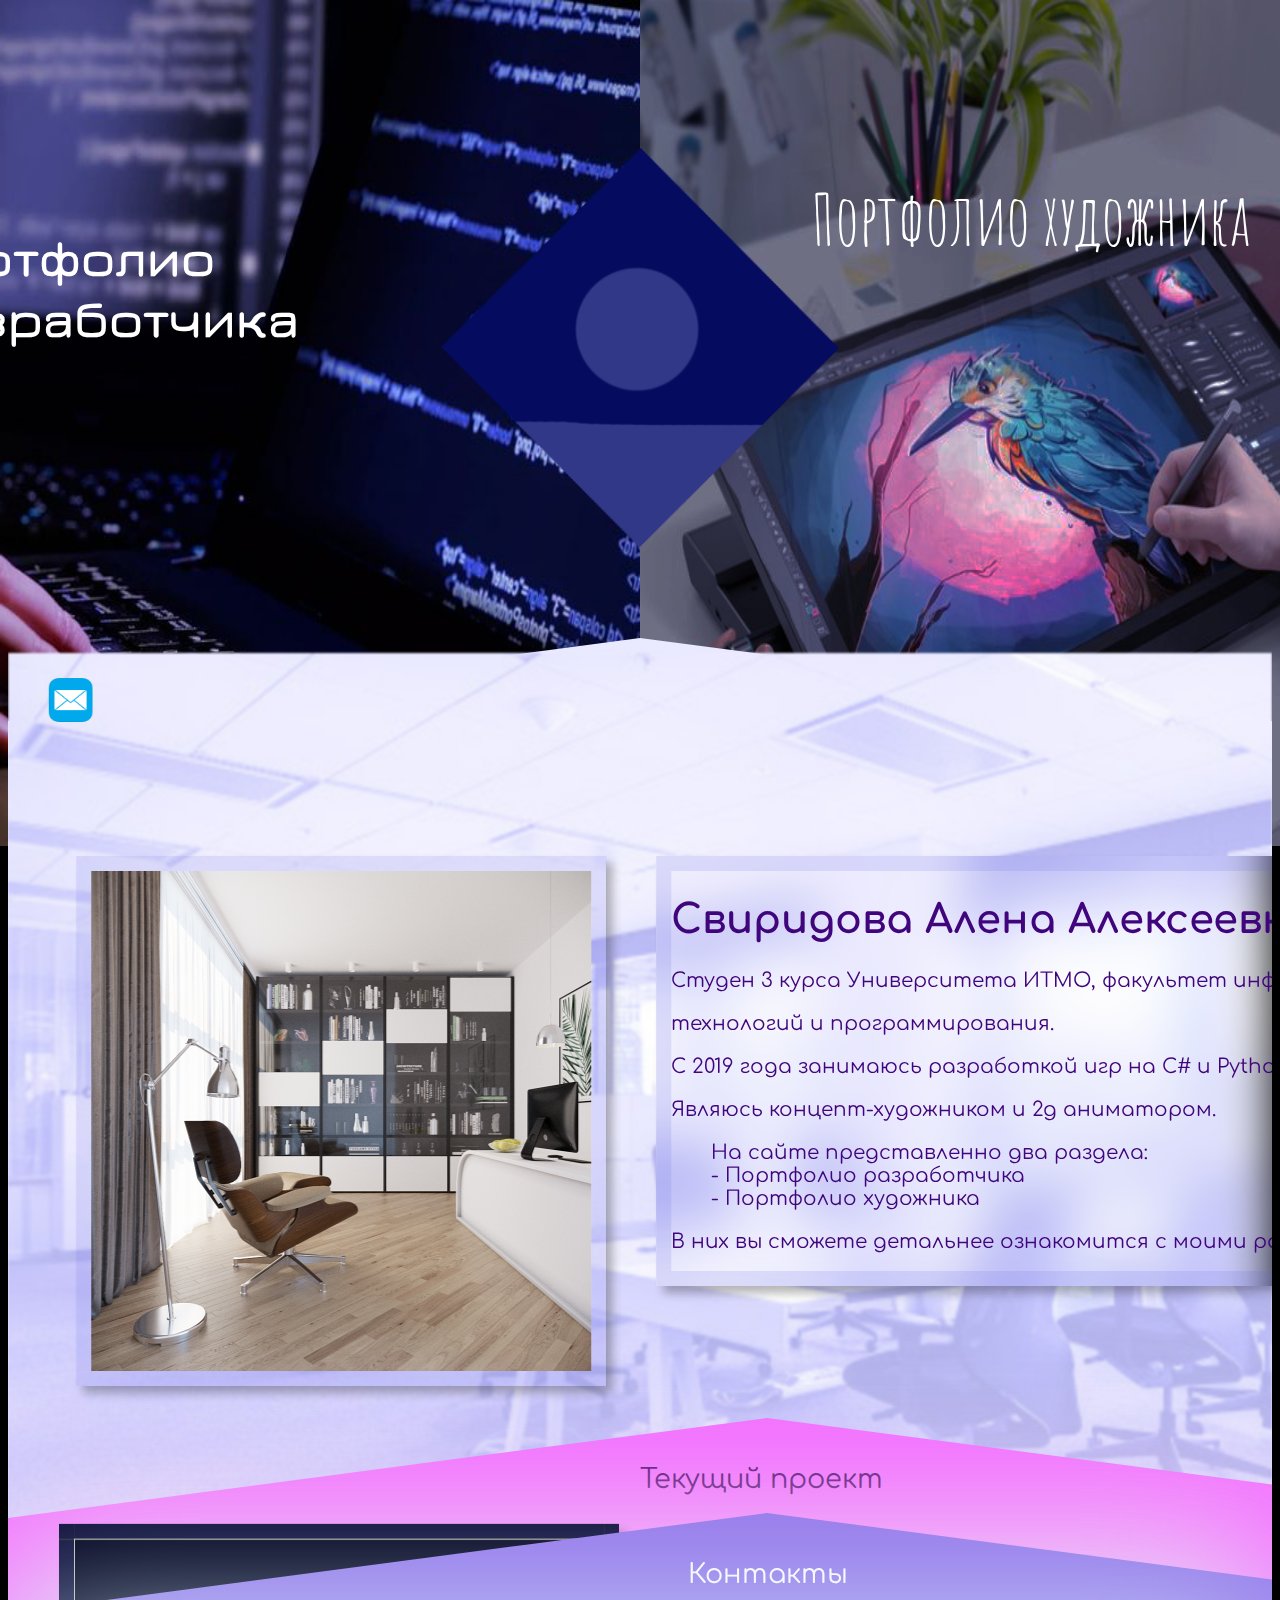
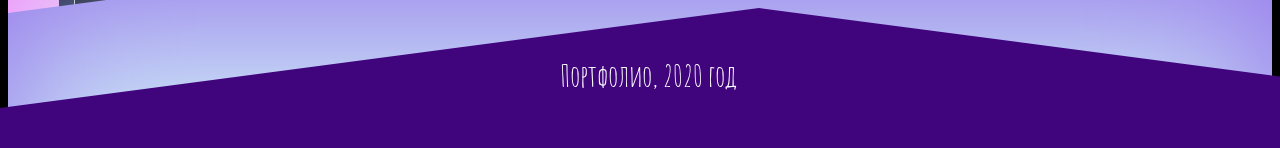
<file: web/index.html>
<!DOCTYPE html>
<html lang="ru">
<head>
    <meta charset="UTF-8">
    <link rel="stylesheet" href="assets/css/style.css">
    <script src='https://ajax.googleapis.com/ajax/libs/jquery/3.2.1/jquery.min.js'></script>
    <title>Alena Sviridova M3305</title>
    <meta name="keywords" charset="Портфолио, разработчик, художник, проект">
    <meta name="description" content="Портфолио разработчика и учебный проект 2020 года.">
</head>

<body>

<!--шапка, заголовки-->
<div class="container">
    <header class="site-header">
        <h1>Программист-студент</h1>
        <p>Алена Свиридова</p>
    </header>
</div>

<!--главное наполнение-->
<main>

    <div class="lab6 button-con-active-lab6">
        <img class="button-con-lab6" src="assets/images/contact.png">
        <div class="text-con-lab6">
        <a href="https://vk.com/id95074944"><P><img class="foto-for-3p" src="assets/images/vk.png" width="40" height="40">VK</P></a>
        <a href="https://github.com/Selhon"><P><img class="foto-for-3p" src="assets/images/GitHub.png" width="40" height="40">GitHub</P></a>
        </div>
    </div>


    <img class="foto" src="assets/images/myFotoTEST.png" height="400" width="400"/>
    <nav>
        <a href=""><img class="jump-button-prog pass-button-prog" src="assets/images/12.png"/>
            <h1 class="text-button-prog"><li type="none">Портфолио разработчика</li><li type="none">ПО</li></h1></a>
        <a href=""><img class="jump-button-artist pass-button-art pass-button-art-z" src="assets/images/13.png"/>
            <div class="text-button-artist">Портфолио художника</div></a>
    </nav>

    <div class="wr">
        <div class="bookmark-greeting">
            <div class="triangle-greeting"></div>
            <div class="triangle-text-greeting">Краткое содержание</div>
            <div class="rectangle-greeting"></div>
        </div>
        <!--<section class="window-content"></section>-->
        <img class="window-content" src="assets/images/143.jpg">
        <div class="pos">
        <img class="foto-for-1p" src="assets/images/fotoFor1p.jpg">
            <div class="text-window-content"><P><H1>Свиридова Алена Алексеевна</H1></P>
            <P>Студен 3 курса Университета ИТМО, факультет информационных</P>
                <P>технологий и программирования.</P>
                <P> С 2019 года занимаюсь разработкой игр на С# и Python3.</P>
                <P> Являюсь концепт-художником и 2д аниматором.</P>
            <ul>На сайте представленно два раздела:
                <li>- Портфолио разработчика</li>
                <li>- Портфолио художника</li></ul>
                В них вы сможете детальнее ознакомится с моими работами.</div></div>


    <div class="bookmark-project active-project">
        <div class="triangle-project" ></div>
        <div class="triangle-text-project">Текущий проект</div>
        <div class="rectangle-project"></div>
    </div>
    <section class="window-content-project active-window-project"></section>
        <div class="pos-pj active-pos-pj">
            <img class="foto-for-2p slide-foto-1">
            <div class="text-window-content-pj">
                <P><H1>Space life</H1></P><br>
                <P>На данный момент ведется работа над инди-проектом «Space life».</P>
                <P>Программная и графическая части реализовываются моими силами.</P>
                <P>Это детективная аркада для мобильных устройств на Android, </P>
                <P>собранная на движке Unity. Кат-сцены созданы с помощью Adobe</P>
                <P>Photoshop и DaVinci Resolve.</P>
                <P>Сюжет ведется от лица космонавта, занимающегося подготовкой</P>
                <P>планет для колонизации. Штаб отправляет его по маршруту недавно</P>
                <P>исчезнувшего работника, чтобы выяснить что случилось с пропавшим</P>
                <P>и параллельно выполнить за него озеленение планет. Если игрок достаточно внимателен к деталям, он сможет узнать</P>
                <P>грязные и трагичные подробности жизни тех, руками кого ведется покорение космоса. И на фоне этих людей прийти к</P>
                <P>самому главному для себя вопросу: "А кто находится под скафандром что я ношу?"</P>
            </div>
        </div>

    <div class="bookmark-contacts active-contacts">
        <div class="triangle-contacts"></div>
        <div class="triangle-text-contacts">Контакты</div>
        <div class="rectangle-contacts"></div>
    </div>
    <section class="window-content-contacts active-window-contacts">
    </section>
        <div class="pos-con active-pos-con">
            <div class="pos-con1">
                    <ul class="text-window-content-con">
                        <img class="foto-for-3p" src="assets/images/num.png" width="45" height="45"><li>+7 902 411 41 02</li>
                        <img class="foto-for-3p" src="assets/images/mail.png" width="40" height="40"><li>svirel2000@mail.ru</li>
                        <a href="https://vk.com/id95074944"><img class="foto-for-3p" src="assets/images/vk.png" width="40" height="40"><li>https://vk.com/id95074944</li></a>
                        <a href="https://github.com/Selhon"><img class="foto-for-3p" src="assets/images/GitHub.png" width="40" height="40"><li>https://github.com/Selhon</li></a>
                    </ul>
            </div>
            <div>
                    <ul class="text-window-content-con2">
                        <li><H3>Адрес:</H3></li>
                        <li>Россия</li>
                        <li>Ленинградская обл.</li>
                        <li>Санкт-Петербург</li>
                        <li>Вяземский переулок, 5-7</li>
                        <li>197022</li>
                    </ul>
            </div>
        </div>
    </div>
</main>


<!--/*подвал*/-->
<footer>
    <section class="triangle-footer">
    </section>
    <section class="rectangle-footer">
    </section>
    <div class="text-footer">Портфолио, <time datetime="2020-10">2020 год</time></div>
</footer>

<script src="animationActivation.js"></script>
</body>
</html>
</file>
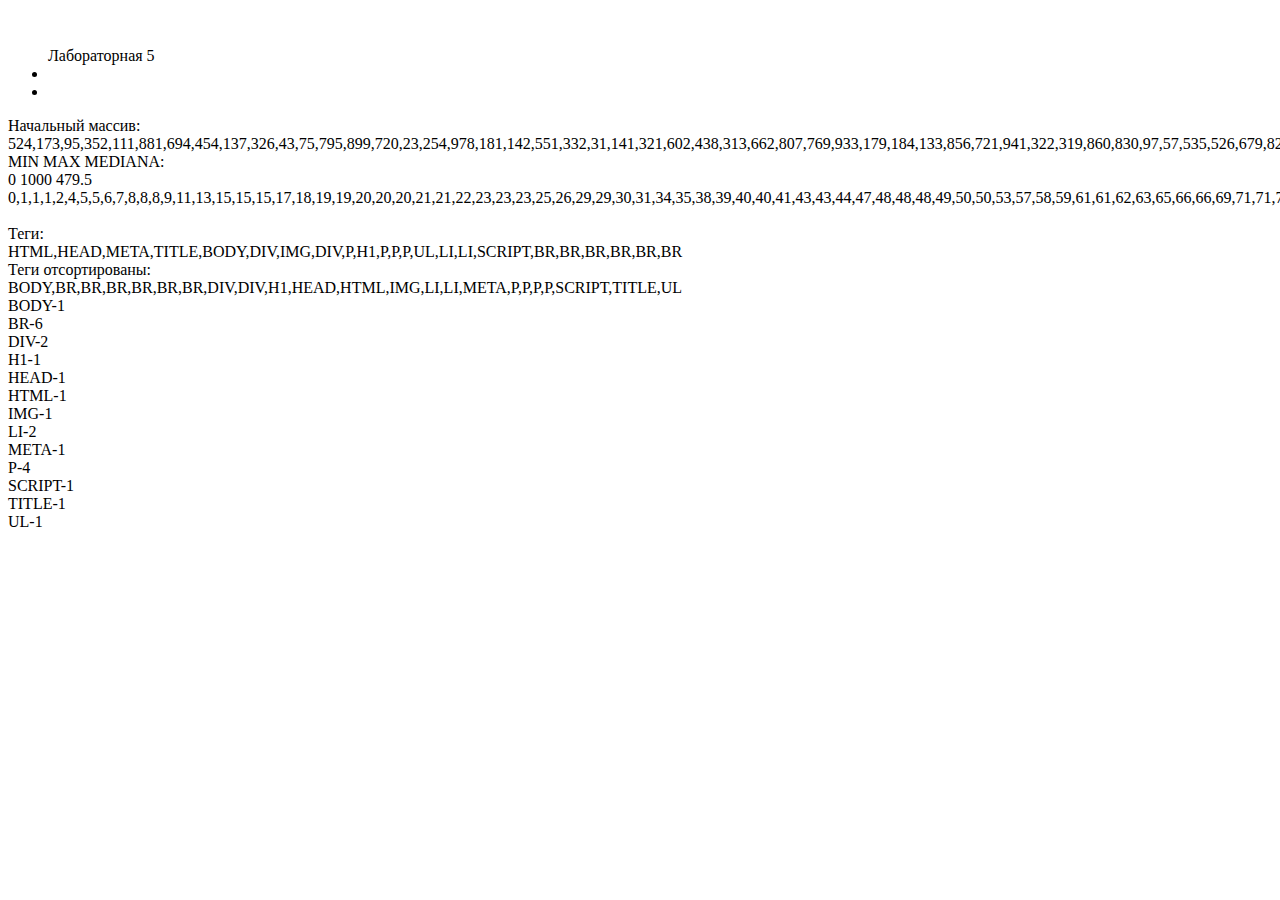
<file: web/test.html>
<!DOCTYPE html>
<html lang="en">
<head>
    <meta charset="UTF-8">
    <!--<link rel="stylesheet" href="assets/css/style.css">-->
    <title>AAAA</title>
</head>

<body>
<div class="">
<img class="">

<div class="b1"><P><H1></H1></P>
    <P></P><P></P>
    <ul>Лабораторная 5
        <li></li>
        <li></li></ul></div></div>
<script src="lab5.js">
</script>
</body>
</html>
</file>
<file: web/assets/css/style.css>
@import url('https://fonts.googleapis.com/css2?family=Amatic+SC:wght@700&display=swap');
@import url('https://fonts.googleapis.com/css2?family=Jura:wght@300&display=swap');
@import url('https://fonts.googleapis.com/css2?family=Comfortaa&display=swap');

body {
    background: black;
}
h2{
    font-size: 150%;
}
li {
    list-style-type: none; /* Убираем маркеры */
}
.button-con-lab6{
    margin-left: 227px;
    margin-top: 190px;
    width: 50px;
    height: 50px;
    position: absolute;
    z-index: 6;
}
.button-con-active-lab6{
    transform: translateX(-100%);
}
.text-con-lab6{
    font-size: 40px;
    color: #40047C;
    font-family: "Jura", sans-serif;
}
.lab6{
    transition: 0.5s;
    border: 15px solid rgba(104,104,230,0.15);
    line-height: 2.5em;
    background: #7fc1ff;
    z-index: 6;
    position: fixed;
    left: 0;
    top: 470px;
    width: 13%;
    height: 30vh;
}

.site-header{
    position: absolute;
}


/*АНИМАЦИЯ*/
.wr{
    position: relative;
    height: 1700px;
    overflow: hidden;
}
.active-project{
    transform: translateY(68%);
}
.active-contacts{
    transform: translateY(75%);
}
.active-window-project{
    transform: translateY(85%);
}
.active-pos-pj{
    transform: translateY(140%);
}
.active-pos-con{
    transform: translateY(550%);
}

.active-window-contacts{
    transform: translateY(97%);
}
.active-button-prog{
    top: -5%;
    left: 5%;
    height:133%;
    width: 60%;
}
.pass-button-prog{
    height:846px;
    width: 50%;
    left: 0;
    top: 0;
}
.active-button-art-z{
    z-index: 0;
}
.pass-button-art-z{
    z-index: 1;
}

.active-button-art{
    top: -5%;
    left: -5%;
    height:139%;
    width: 60%;
}
.pass-button-art{
    height:846px;
    width: 50%;
    left: 0;
    top: 0;
}



/*кнопки вверху экрана на главной станице для перехода в портфолио*/
.jump-button-prog {
    position: absolute;
    margin-left:50%;
    transform: translate(-100%,0);
    z-index: 1;
    transition: 0.5s;
}
.text-button-prog{
    font-family: "Jura", sans-serif;
    position: absolute;
    margin-left: 50%;
    font-size: 52px;
    color: white;
    transform: translate(-117%,100%);
    z-index: 1;
}

.jump-button-artist {
    position: absolute;
    margin-left: 50%;
    transition: 0.5s;
}
.text-button-artist{
    font-family: "Amatic SC", cursive;
    position: absolute;
    margin-left: 50%;
    font-size: 70px;
    color: white;
    transform: translate(37%,190%);
    z-index: 1;
}

/*фото владельца портфолио на главной странице*/
.foto {
    left: 0;
    margin-top: 140px;
    position: absolute;
    margin-left: 50%;
    transform: translate(-50%,0);
    z-index: 2;
}

/*треугольные двигающиеся вкладки на главной странице*/
/*Приветствие*/
.bookmark-greeting{
    left: 0;
    position: absolute;
    margin-top: 630px;
    margin-left: 50%;
    transform: translate(-50%,0);
    z-index: 2;
    /*font-size: 0px;*/
}
.triangle-greeting {
    width: 0px;
    height: 0px;
    opacity:1.0;
    border-left: 759px solid transparent; /*564*/
    border-right: 759px solid transparent;
    border-bottom: 100px solid #E9E9FF;
}
.triangle-text-greeting{
    font-family: 'Comfortaa', cursive;
    position: absolute;
    transform: translate(190%,-180%);
    white-space: nowrap;
    font-size: 27px;
    color: #40047C;
}
.rectangle-greeting{
    /*width: 1128px;*/width: 100%;
    height: 1000px;
    background: #E9E9FF;
    opacity:1.0;
}
.window-content{
    filter: blur(1px);
    width: 100%;
    height: 900px;
    background: #CDEAF6;
    left: 0;
    top: 0;
    position: absolute;
    margin-left: 50%;
    margin-top: 51%;
    transform: translate(-50%,0);
    z-index: 2;
}
.pos{
    display: flex;
    position: absolute;
    transform: translate(5%,160%);
    z-index: 2;
}
.pos-pj{
    position: absolute;
    margin-left: 4%;
    margin-top: 61.5%;
    transition: 0.5s;
    z-index: 3;
}
.pos-con{
    position: absolute;
    margin-top: 75%;
    transition: 0.5s;
    z-index: 4;
}
.pos-con1{
    float: left;
    margin-right: 430px;
    margin-left: 25%;
}

.foto-for-3p{
    float: left;
    margin-right: 20px;
}
.foto-for-2p{
    transition: 0.8s;
    float: left;
    width: 530px;
    height: 367px;
    background-size: 530px;
    z-index: 3;
    box-shadow: 7px 7px 9px rgba(14,14,14,0.3);
    border: 15px solid rgba(104,104,230,0.15);
    margin-right: 20px;

}
.slide-foto-1{
    background-image: url("21.jpg");
}
.slide-foto-2{
    background-image: url("212.jpg");
}
.slide-foto-3{
    background-image: url("213.jpg");
}

.text-window-content-pj{
    line-height: 0.9em;
    font-family: 'Comfortaa', cursive;
    color: #4D006C;
    z-index: 3;
    white-space: nowrap;
    font-size: 20px;
}
.foto-for-1p{
    width: 500px;
    height: 500px;
    z-index: 2;
    box-shadow: 7px 7px 9px rgba(14,14,14,0.3);
    border: 15px solid rgba(104,104,230,0.15);
}
.text-window-content{
    backdrop-filter: blur(25px);
    box-shadow: 7px 7px 9px rgba(14,14,14,0.3) ;
    border: 15px solid rgba(104,104,230,0.15);
    width: 755px;
    height: 400px;
    margin-left: 50px;
    font-family: 'Comfortaa', cursive;
    color: #40047C;
    z-index: 2;
    white-space: nowrap;
    font-size: 20px;
}
.text-window-button{
    margin-bottom: 50px;
}

/*Текущий проект*/
.bookmark-project{
    left: 0;
    position: absolute;
    margin-top: 730px;
    transition: 0.5s;
    z-index: 3;
    font-size: 0px;
}
.triangle-project {
    width: 0px;
    height: 0px;
    border-left: 759px solid transparent; /*564*/
    border-right: 759px solid transparent;
    border-bottom: 100px solid #f36dff;
}
.rectangle-project{
    /*width: 1128px;*/width: 100%;
    height: 900px;
    background: #f36dff;
}
.triangle-text-project{
    font-family: 'Comfortaa', cursive;
    position: absolute;
    transform: translate(260%,-180%);
    white-space: nowrap;
    font-size: 27px;
    color: #4D006C;
}
.window-content-project{
    filter: blur(80px);
    width: 100%;
    height: 800px;
    background: #F3CCF6;
    left: 0;
    top: 0;
    position: absolute;
    margin-top: 842px;
    transition: 0.5s;
    z-index: 3;
}


/*Контакты*/
.bookmark-contacts{
    left: 0;
    position: absolute;
    margin-top: 830px;
    transition: 0.5s;
    z-index: 4;
    font-size: 0px;
}
.triangle-contacts {
    width: 0px;
    height: 0px;
    border-left: 759px solid transparent; /*564*/
    border-right: 759px solid transparent;
    border-bottom: 100px solid #9779ec;
}
.rectangle-contacts{
    /*width: 1128px;*/width: 100%;
    height: 800px;
    background: #9779ec;
}
.triangle-text-contacts{
    font-family: 'Comfortaa', cursive;
    position: absolute;
    transform: translate(425%,-180%);
    white-space: nowrap;
    font-size: 27px;
    color: white;
}
.window-content-contacts{
    filter: blur(80px);
    width: 100%;
    height: 700px;
    background: #CDEAF6;
    left: 0;
    top: 0;
    position: absolute;
    margin-top: 942px;
    transition: 0.5s;
    z-index: 4;
}
.text-window-content-con{
    line-height: 2.3em;
    font-family: 'Comfortaa', cursive;
    color: #40047C;
    white-space: nowrap;
    font-size: 20px;
}
.text-window-content-con2{
    margin-top: -3%;
    line-height: 1.5em;
    font-family: 'Comfortaa', cursive;
    color: #40047C;
    white-space: nowrap;
    font-size: 20px;
}



/*подвал*/
.triangle-footer {
    width: 0px;
    height: 0px;
    position: absolute;
    z-index: 5;
    left: 0;
    right: 0;
    margin-top: -100px;
    border-left: 759px solid transparent; /*564*/
    border-right: 759px solid transparent;
    border-bottom: 100px solid #40047C;
}

.rectangle-footer{
    left: 0;
    right: 0;
    position: absolute;
    z-index: 5;
    height: 40px;
    background: #40047C;
    color: #c7e4ff;
}

.text-footer{
    font-family: "Amatic SC", cursive;
    font-size: 30px;
    margin-left: 50%;
    margin-top: -70px;
    z-index: 5;
    position: absolute;
    color: white;
    transform: translate(-50%,50%);
}
</file>
